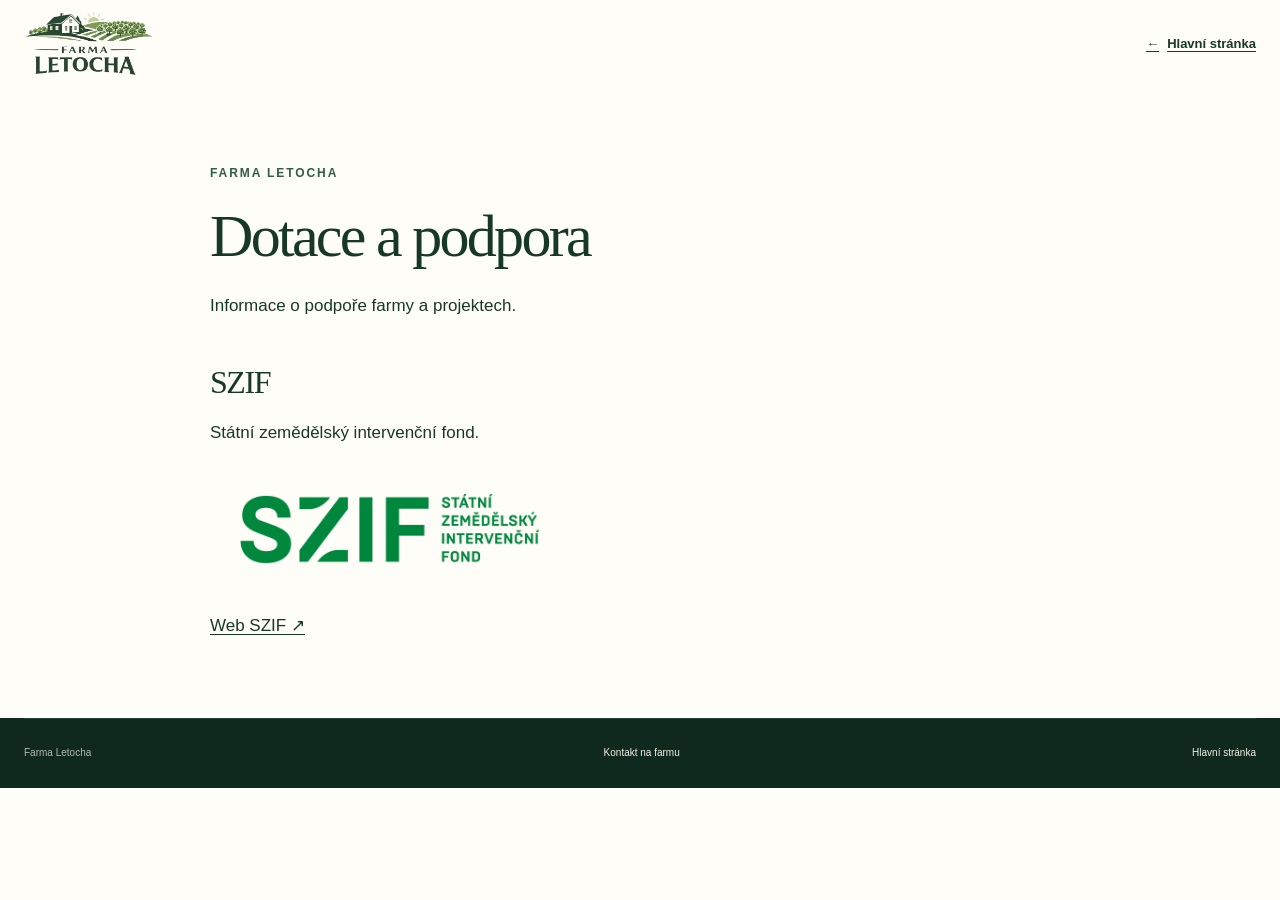
<file: dotace.html>
<!doctype html>
<html lang="cs">
<head>
  <meta charset="utf-8">
  <meta name="viewport" content="width=device-width, initial-scale=1">
  <title>Dotace a podpora | Farma Letocha</title>
  <meta name="description" content="Informace o dotační podpoře a projektech Farmy Letocha.">
  <meta name="robots" content="index, follow, max-image-preview:large">
  <meta name="theme-color" content="#173829">
  <link rel="canonical" href="https://www.farmaletocha.cz/dotace.html">
  <link rel="alternate" hreflang="cs-CZ" href="https://www.farmaletocha.cz/dotace.html">
  <link rel="icon" type="image/png" sizes="192x192" href="assets/images/favicon-192.png">
  <link rel="apple-touch-icon" href="assets/images/favicon-192.png">
  <link rel="stylesheet" href="styles.css?v=20261101-szif-logo">
  <meta property="og:type" content="website">
  <meta property="og:locale" content="cs_CZ">
  <meta property="og:site_name" content="Farma Letocha">
  <meta property="og:title" content="Dotace a podpora | Farma Letocha">
  <meta property="og:description" content="Informace o dotační podpoře a projektech Farmy Letocha.">
  <meta property="og:url" content="https://www.farmaletocha.cz/dotace.html">
  <meta property="og:image" content="https://www.farmaletocha.cz/assets/images/og-image-basket.jpg">
  <meta name="twitter:card" content="summary_large_image">
  <meta name="twitter:title" content="Dotace a podpora | Farma Letocha">
  <meta name="twitter:description" content="Informace o dotační podpoře a projektech Farmy Letocha.">
  <meta name="twitter:image" content="https://www.farmaletocha.cz/assets/images/og-image-basket.jpg">
  <script type="application/ld+json">
  {
    "@context": "https://schema.org",
    "@type": "WebPage",
    "name": "Dotace a podpora",
    "url": "https://www.farmaletocha.cz/dotace.html",
    "inLanguage": "cs",
    "isPartOf": {
      "@type": "WebSite",
      "name": "Farma Letocha",
      "url": "https://www.farmaletocha.cz/"
    }
  }
  </script>
</head>
<body class="privacy-page">
  <a class="skip-link" href="#obsah">Přeskočit na hlavní obsah</a>
  <header class="site-header">
    <div class="container nav-shell">
      <a class="brand" href="./" aria-label="Farma Letocha – hlavní stránka">
        <img src="assets/images/logo-transparent.png" width="246" height="137" alt="Farma Letocha">
      </a>
      <a class="privacy-back" href="./"><span aria-hidden="true">←</span> Hlavní stránka</a>
    </div>
  </header>

  <main class="container privacy-content" id="obsah">
    <header>
      <p class="eyebrow">Farma Letocha</p>
      <h1>Dotace a podpora</h1>
      <p>Informace o podpoře farmy a projektech.</p>
    </header>

    <section aria-labelledby="szif">
      <h2 id="szif">SZIF</h2>
      <p>Státní zemědělský intervenční fond.</p>
      <p>
        <a href="https://szif.gov.cz/cs" target="_blank" rel="noopener">
          <img class="subsidy-logo" src="assets/images/szif-logo.png" width="3071" height="1104" alt="Státní zemědělský intervenční fond (SZIF)" loading="lazy" decoding="async">
        </a>
      </p>
      <p><a href="https://szif.gov.cz/cs" target="_blank" rel="noopener">Web SZIF <span aria-hidden="true">↗</span></a></p>
    </section>
  </main>

  <footer class="site-footer privacy-footer">
    <div class="container footer__bottom">
      <p>Farma Letocha</p>
      <p><a href="./#kontakt">Kontakt na farmu</a></p>
      <a href="./">Hlavní stránka</a>
    </div>
  </footer>
</body>
</html>
</file>
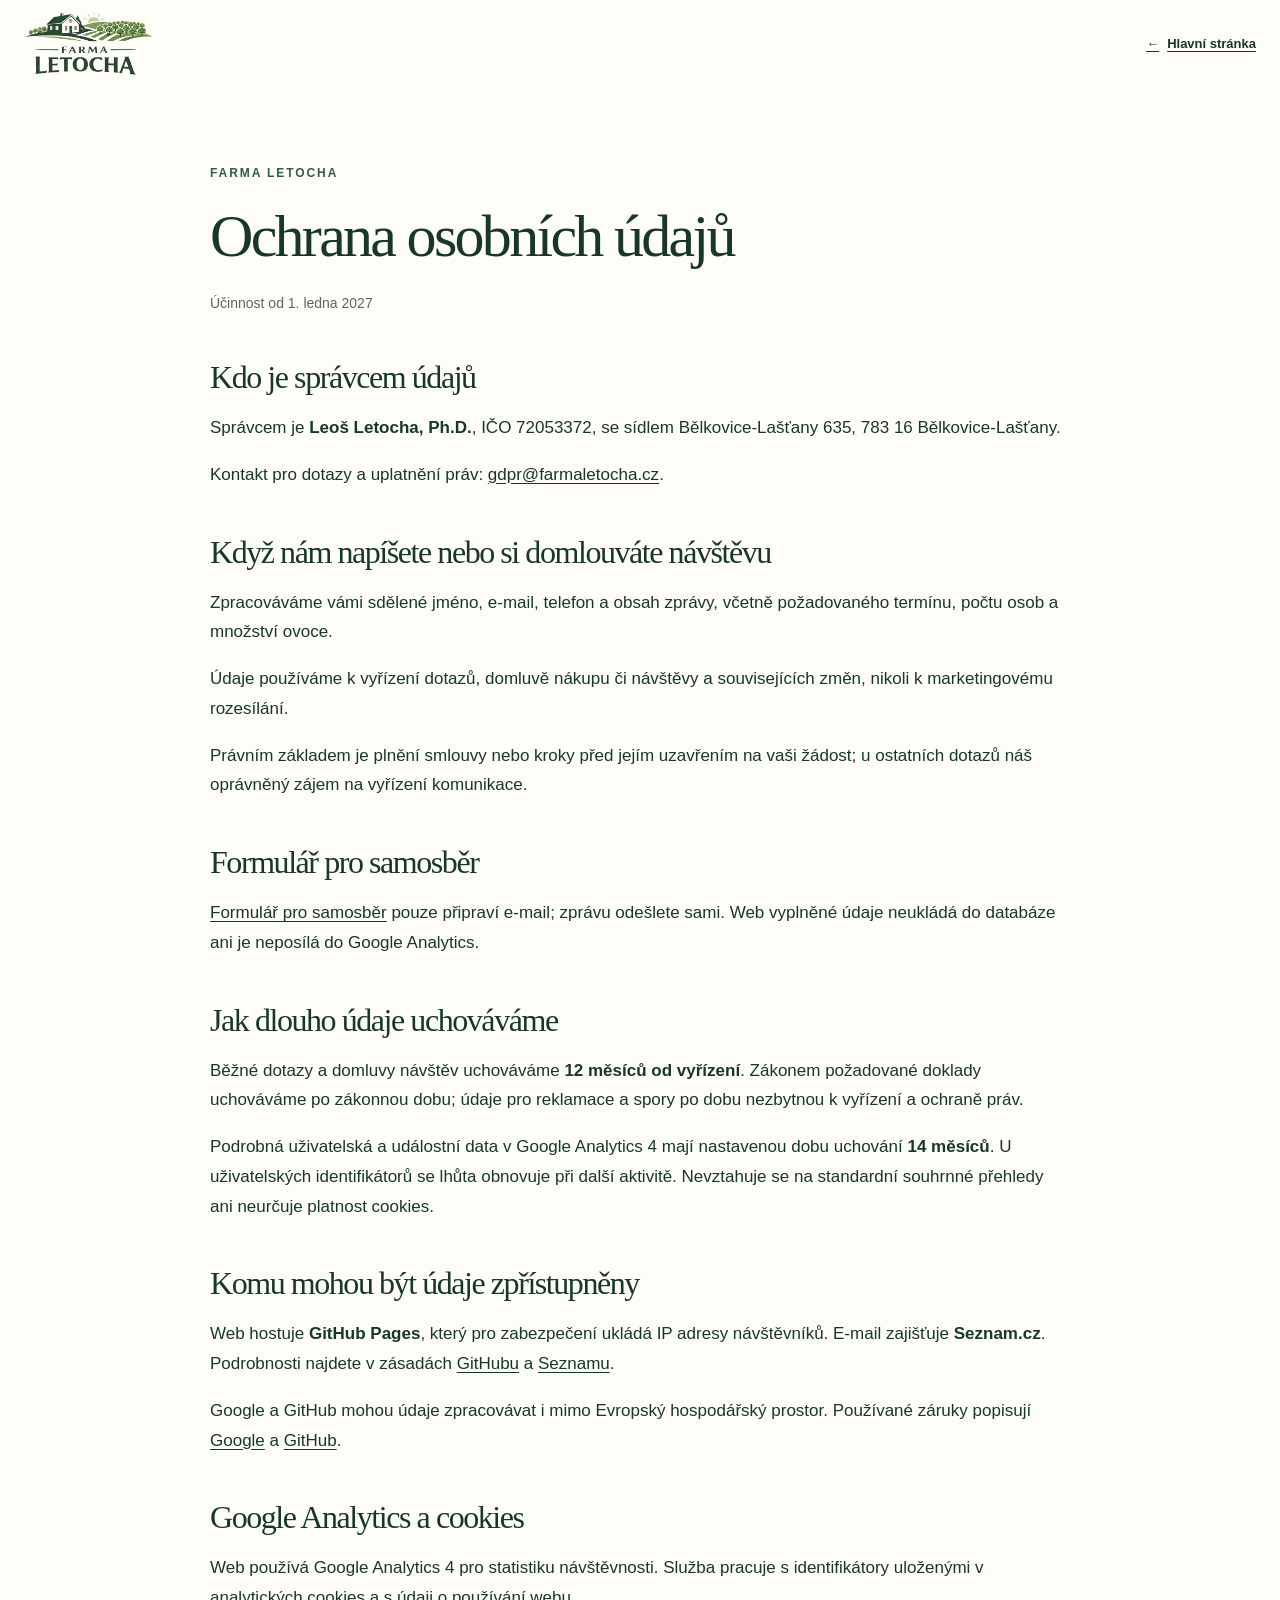
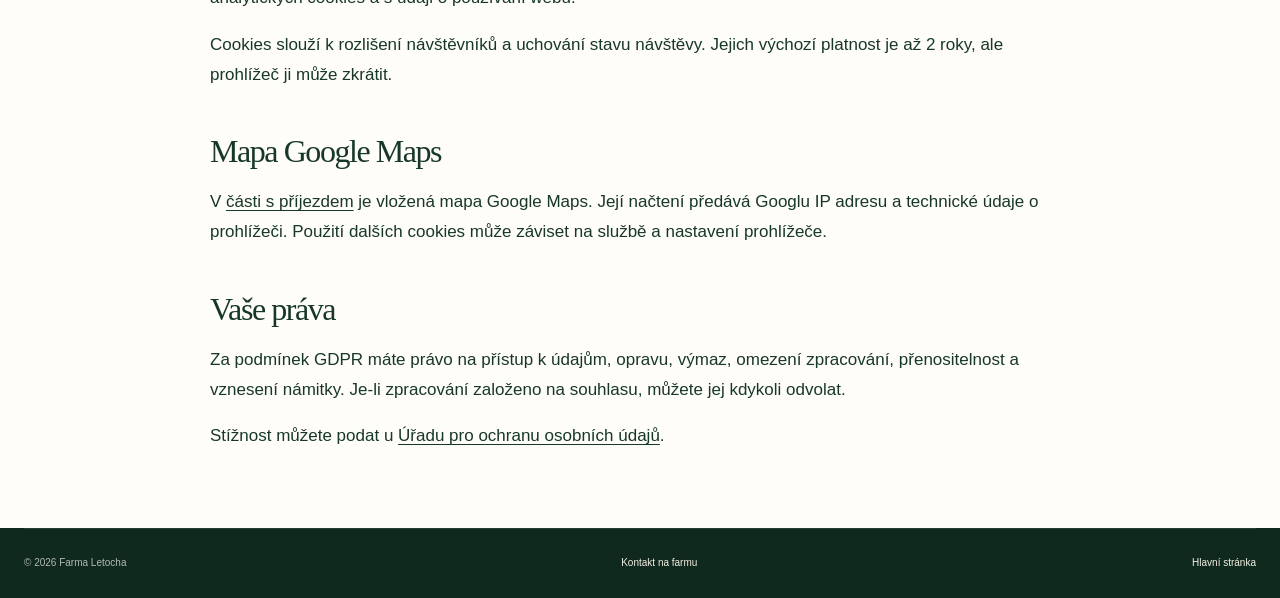
<file: soukromi.html>
<!doctype html>
<html lang="cs">
<head>
  <meta charset="utf-8">
  <meta name="viewport" content="width=device-width, initial-scale=1">
  <title>Ochrana osobních údajů | Farma Letocha</title>
  <meta name="description" content="Jak Farma Letocha zpracovává osobní údaje při dotazech, domluvě návštěv a používání webu. Informace o cookies a vašich právech.">
  <meta name="robots" content="index, follow, max-image-preview:large">
  <meta name="theme-color" content="#173829">
  <link rel="canonical" href="https://www.farmaletocha.cz/soukromi.html">
  <link rel="alternate" hreflang="cs-CZ" href="https://www.farmaletocha.cz/soukromi.html">
  <link rel="icon" type="image/png" sizes="192x192" href="assets/images/favicon-192.png">
  <link rel="apple-touch-icon" href="assets/images/favicon-192.png">
  <link rel="stylesheet" href="styles.css?v=20261101-szif-logo">
  <meta property="og:type" content="website">
  <meta property="og:locale" content="cs_CZ">
  <meta property="og:site_name" content="Farma Letocha">
  <meta property="og:title" content="Ochrana osobních údajů | Farma Letocha">
  <meta property="og:description" content="Informace o osobních údajích, cookies a vašich právech při používání webu Farmy Letocha.">
  <meta property="og:url" content="https://www.farmaletocha.cz/soukromi.html">
  <meta property="og:image" content="https://www.farmaletocha.cz/assets/images/og-image-basket.jpg">
  <meta name="twitter:card" content="summary_large_image">
  <meta name="twitter:title" content="Ochrana osobních údajů | Farma Letocha">
  <meta name="twitter:description" content="Informace o osobních údajích, cookies a vašich právech.">
  <meta name="twitter:image" content="https://www.farmaletocha.cz/assets/images/og-image-basket.jpg">
  <script type="application/ld+json">
  {
    "@context": "https://schema.org",
    "@type": "WebPage",
    "name": "Ochrana osobních údajů",
    "url": "https://www.farmaletocha.cz/soukromi.html",
    "inLanguage": "cs",
    "isPartOf": {
      "@type": "WebSite",
      "name": "Farma Letocha",
      "url": "https://www.farmaletocha.cz/"
    }
  }
  </script>
</head>
<body class="privacy-page">
  <a class="skip-link" href="#obsah">Přeskočit na hlavní obsah</a>
  <header class="site-header">
    <div class="container nav-shell">
      <a class="brand" href="./" aria-label="Farma Letocha – hlavní stránka">
        <img src="assets/images/logo-transparent.png" width="246" height="137" alt="Farma Letocha">
      </a>
      <a class="privacy-back" href="./"><span aria-hidden="true">←</span> Hlavní stránka</a>
    </div>
  </header>

  <main class="container privacy-content" id="obsah">
    <header>
      <p class="eyebrow">Farma Letocha</p>
      <h1>Ochrana osobních údajů</h1>
      <p class="privacy-effective">Účinnost od <time datetime="2027-01-01">1. ledna 2027</time></p>
    </header>
    <p class="content-message" role="status" data-privacy-error hidden></p>

    <section aria-labelledby="spravce">
      <h2 id="spravce">Kdo je správcem údajů</h2>
      <p>Správcem je <strong data-copy="operator.name">Leoš Letocha, Ph.D.</strong>, IČO <span data-copy="operator.ico">72053372</span>, se sídlem <span data-copy="operator.registered_address">Bělkovice-Lašťany 635, 783 16 Bělkovice-Lašťany</span>.</p>
      <p>Kontakt pro dotazy a uplatnění práv: <a href="mailto:?to=%22Farma%20Letocha%22%20%3Cgdpr%40farmaletocha.cz%3E&amp;subject=Ochrana%20osobn%C3%ADch%20%C3%BAdaj%C5%AF" data-privacy-email>gdpr@farmaletocha.cz</a>.</p>
    </section>

    <section aria-labelledby="komunikace">
      <h2 id="komunikace">Když nám napíšete nebo si domlouváte návštěvu</h2>
      <p>Zpracováváme vámi sdělené jméno, e-mail, telefon a obsah zprávy, včetně požadovaného termínu, počtu osob a množství ovoce.</p>
      <p>Údaje používáme k vyřízení dotazů, domluvě nákupu či návštěvy a souvisejících změn, nikoli k marketingovému rozesílání.</p>
      <p>Právním základem je plnění smlouvy nebo kroky před jejím uzavřením na vaši žádost; u ostatních dotazů náš oprávněný zájem na vyřízení komunikace.</p>
    </section>

    <section aria-labelledby="formular">
      <h2 id="formular">Formulář pro samosběr</h2>
      <p><a href="./#samosber">Formulář pro samosběr</a> pouze připraví e-mail; zprávu odešlete sami. Web vyplněné údaje neukládá do databáze ani je neposílá do Google Analytics.</p>
    </section>

    <section aria-labelledby="uchovani">
      <h2 id="uchovani">Jak dlouho údaje uchováváme</h2>
      <p>Běžné dotazy a domluvy návštěv uchováváme <strong>12 měsíců od vyřízení</strong>. Zákonem požadované doklady uchováváme po zákonnou dobu; údaje pro reklamace a spory po dobu nezbytnou k vyřízení a ochraně práv.</p>
      <p>Podrobná uživatelská a událostní data v Google Analytics 4 mají nastavenou dobu uchování <strong>14 měsíců</strong>. U uživatelských identifikátorů se lhůta obnovuje při další aktivitě. Nevztahuje se na standardní souhrnné přehledy ani neurčuje platnost cookies.</p>
    </section>

    <section aria-labelledby="poskytovatele">
      <h2 id="poskytovatele">Komu mohou být údaje zpřístupněny</h2>
      <p>Web hostuje <strong>GitHub Pages</strong>, který pro zabezpečení ukládá IP adresy návštěvníků. E-mail zajišťuje <strong>Seznam.cz</strong>. Podrobnosti najdete v zásadách <a href="https://docs.github.com/en/site-policy/privacy-policies/github-general-privacy-statement">GitHubu</a> a <a href="https://o-seznam.cz/pravni-informace/ochrana-udaju/">Seznamu</a>.</p>
      <p>Google a GitHub mohou údaje zpracovávat i mimo Evropský hospodářský prostor. Používané záruky popisují <a href="https://policies.google.com/privacy/frameworks?hl=cs">Google</a> a <a href="https://docs.github.com/en/site-policy/privacy-policies/github-general-privacy-statement#international-data-transfers">GitHub</a>.</p>
    </section>

    <section aria-labelledby="cookies">
      <h2 id="cookies">Google Analytics a cookies</h2>
      <p>Web používá Google Analytics 4 pro statistiku návštěvnosti. Služba pracuje s identifikátory uloženými v analytických cookies a s údaji o používání webu.</p>
      <p>Cookies slouží k rozlišení návštěvníků a uchování stavu návštěvy. Jejich výchozí platnost je až 2 roky, ale prohlížeč ji může zkrátit.</p>
    </section>

    <section aria-labelledby="mapy">
      <h2 id="mapy">Mapa Google Maps</h2>
      <p>V <a href="./#prijezd">části s příjezdem</a> je vložená mapa Google Maps. Její načtení předává Googlu IP adresu a technické údaje o prohlížeči. Použití dalších cookies může záviset na službě a nastavení prohlížeče.</p>
    </section>

    <section aria-labelledby="prava">
      <h2 id="prava">Vaše práva</h2>
      <p>Za podmínek GDPR máte právo na přístup k údajům, opravu, výmaz, omezení zpracování, přenositelnost a vznesení námitky. Je-li zpracování založeno na souhlasu, můžete jej kdykoli odvolat.</p>
      <p>Stížnost můžete podat u <a href="https://uoou.gov.cz/">Úřadu pro ochranu osobních údajů</a>.</p>
    </section>
  </main>

  <footer class="site-footer privacy-footer">
    <div class="container footer__bottom">
      <p>© <span data-year>2026</span> Farma Letocha</p>
      <p><a href="./#kontakt">Kontakt na farmu</a></p>
      <a href="./">Hlavní stránka</a>
    </div>
  </footer>
  <script src="content.js?v=20261102-season-switch" defer></script>
  <script src="privacy.js?v=20261101-root" defer></script>
</body>
</html>
</file>
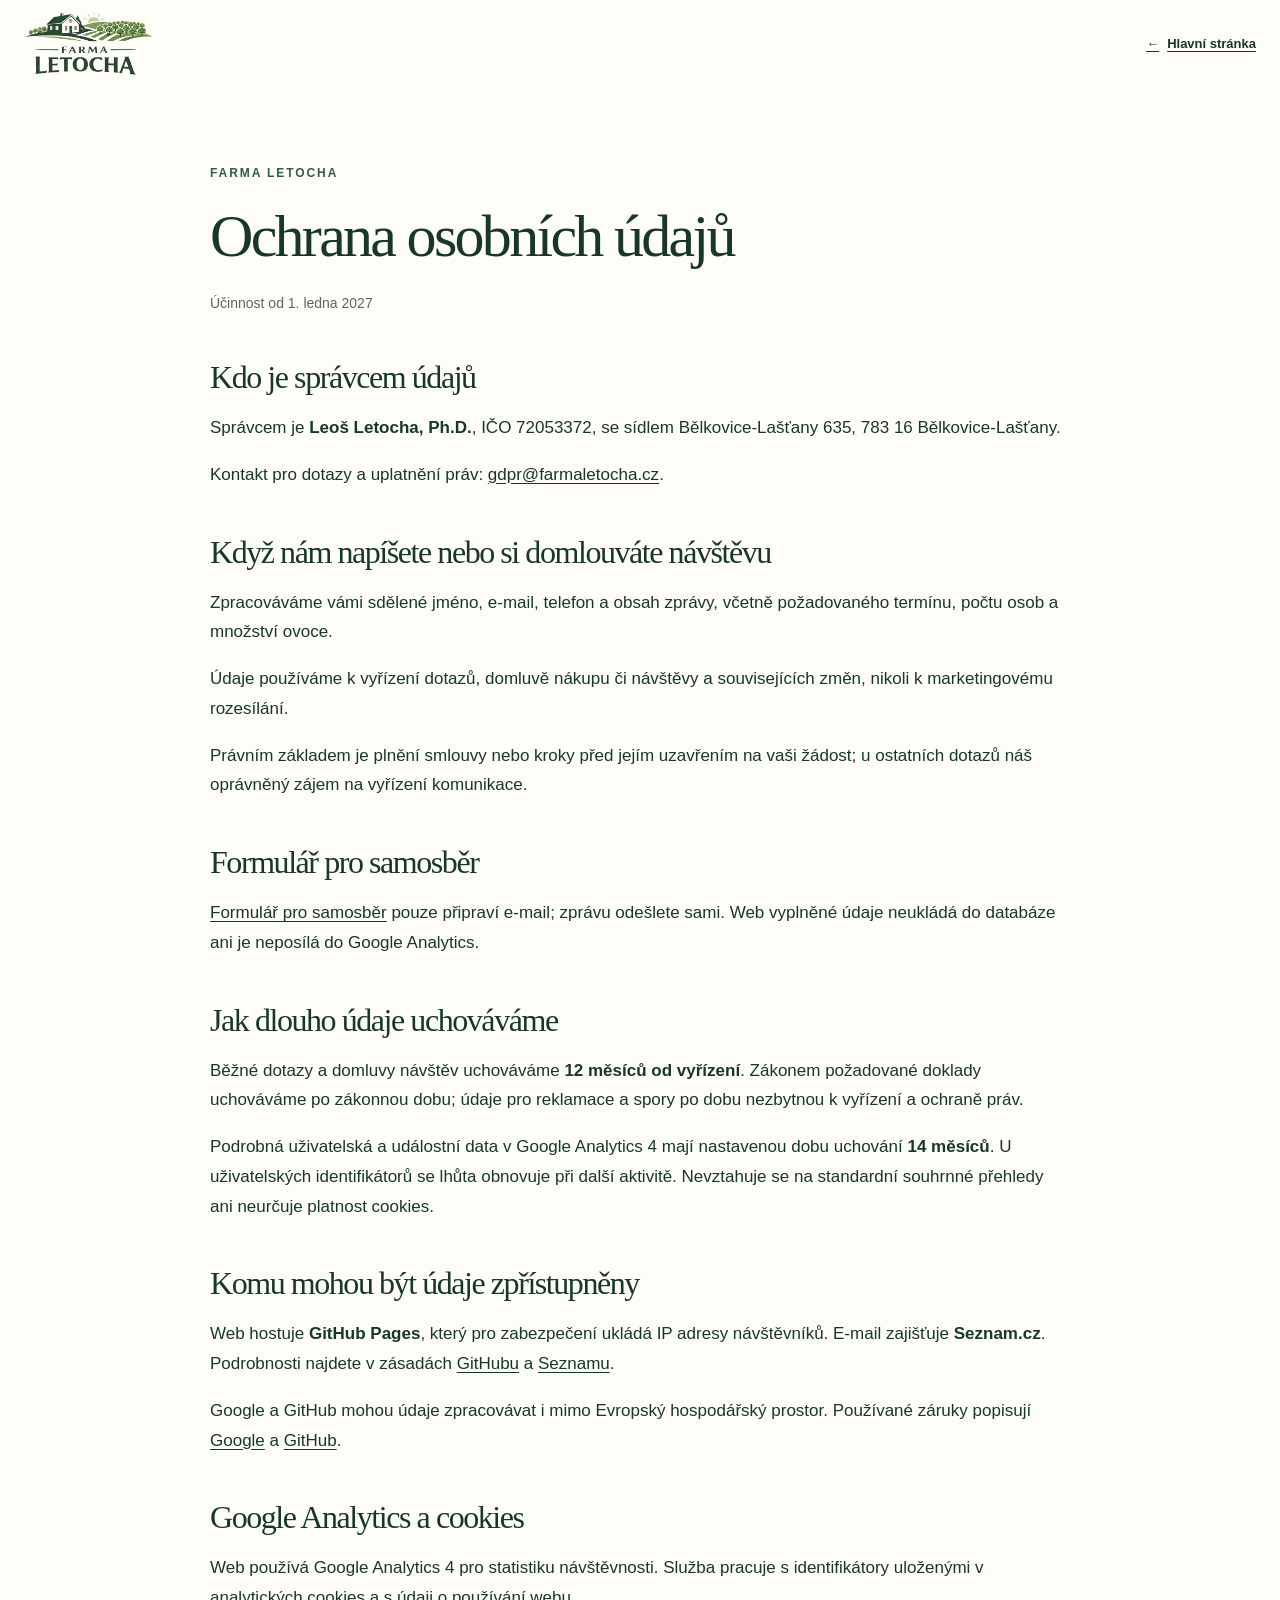
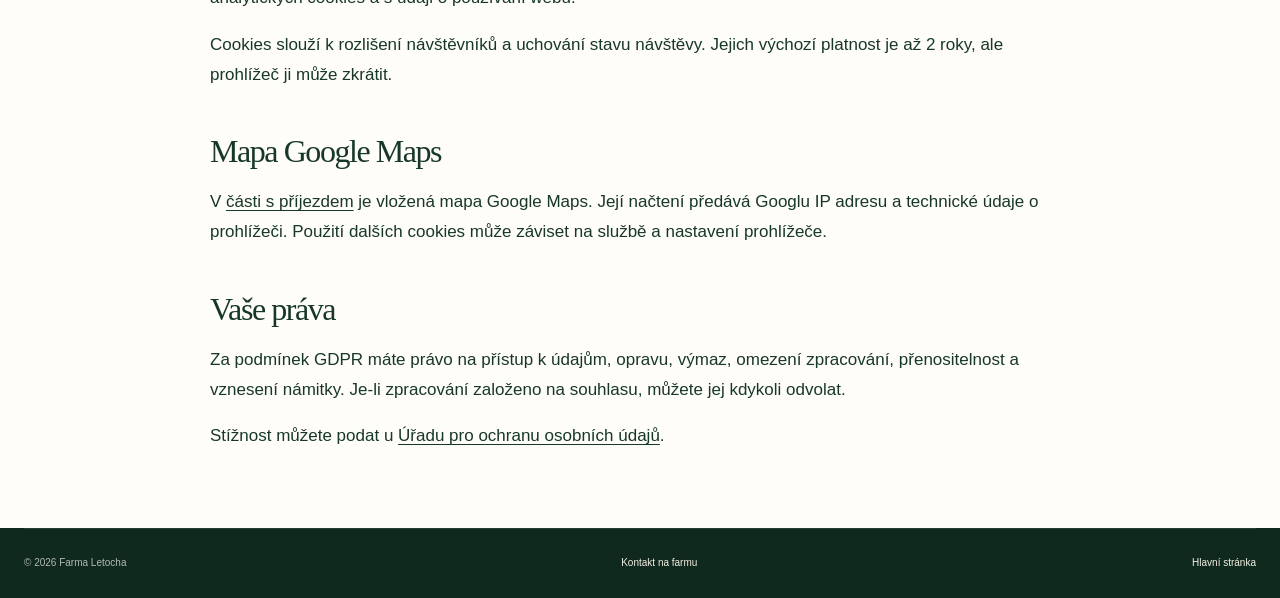
<file: new/soukromi.html>
<!doctype html>
<html lang="cs">
<head>
  <meta charset="utf-8">
  <meta name="viewport" content="width=device-width, initial-scale=1">
  <title>Ochrana osobních údajů | Farma Letocha</title>
  <meta name="robots" content="noindex, nofollow, noimageindex">
  <link rel="canonical" href="https://www.farmaletocha.cz/soukromi.html">
  <script>window.location.replace("../soukromi.html" + window.location.search + window.location.hash);</script>
  <noscript><meta http-equiv="refresh" content="0; url=../soukromi.html"></noscript>
</head>
<body>
  <p><a href="../soukromi.html">Ochrana osobních údajů</a></p>
</body>
</html>
</file>
<file: styles.css>
:root {
  --ink: #173829;
  --ink-2: #244b38;
  --ink-3: #315d45;
  --leaf: #67864a;
  --leaf-light: #a5b979;
  --cream: #f5f0e4;
  --cream-2: #ebe3d2;
  --paper: #fffdf8;
  --apricot: #ed9858;
  --apricot-dark: #cf7440;
  --apricot-text: #995027;
  --plum: #5c3954;
  --currant: #201c24;
  --apple: #c44536;
  --white: #fff;
  --muted: #59685e;
  --border: rgba(23, 56, 41, 0.16);
  --shadow: 0 26px 70px rgba(31, 49, 37, 0.14);
  --radius-sm: 14px;
  --radius-md: 24px;
  --radius-lg: 38px;
  --container: 1240px;
  --sans: "Segoe UI", "Helvetica Neue", Arial, sans-serif;
  --serif: Georgia, "Times New Roman", serif;
}

*,
*::before,
*::after {
  box-sizing: border-box;
}

[hidden] {
  display: none !important;
}

html {
  scroll-behavior: smooth;
  scroll-padding-top: 112px;
}

body {
  margin: 0;
  color: var(--ink);
  background: var(--paper);
  font-family: var(--sans);
  font-size: 17px;
  line-height: 1.65;
  text-rendering: optimizeLegibility;
  -webkit-font-smoothing: antialiased;
}

body.menu-open {
  overflow: hidden;
}

img {
  display: block;
  max-width: 100%;
}

a {
  color: inherit;
  text-decoration: none;
}

button,
input,
textarea,
select {
  font: inherit;
}

button {
  color: inherit;
}

p,
h1,
h2,
h3,
figure {
  margin-top: 0;
}

p:last-child {
  margin-bottom: 0;
}

svg {
  fill: none;
  stroke: currentColor;
  stroke-linecap: round;
  stroke-linejoin: round;
  stroke-width: 1.8;
}

::selection {
  color: var(--white);
  background: var(--apricot-dark);
}

:focus-visible {
  outline: 3px solid var(--apricot);
  outline-offset: 4px;
}

.container {
  width: min(calc(100% - 48px), var(--container));
  margin-inline: auto;
}

.section {
  padding-block: clamp(88px, 10vw, 150px);
}

.skip-link {
  position: fixed;
  top: 12px;
  left: 12px;
  z-index: 9999;
  padding: 12px 18px;
  color: var(--white);
  background: var(--ink);
  border-radius: 8px;
  transform: translateY(-180%);
  transition: transform 0.2s ease;
}

.skip-link:focus {
  transform: translateY(0);
}

.notice-bar {
  position: relative;
  z-index: 100;
  color: rgba(255, 255, 255, 0.82);
  background: var(--ink);
  font-size: 13px;
  letter-spacing: 0.01em;
}

.notice-bar__inner {
  min-height: 36px;
  display: flex;
  align-items: center;
  justify-content: space-between;
  gap: 24px;
}

.notice-bar p {
  margin: 0;
}

.notice-bar a {
  color: var(--white);
}

.notice-bar a:hover {
  text-decoration: underline;
  text-underline-offset: 3px;
}

.status-dot {
  display: inline-block;
  width: 7px;
  height: 7px;
  margin-right: 8px;
  background: #b7cf77;
  border-radius: 50%;
  box-shadow: 0 0 0 4px rgba(183, 207, 119, 0.12);
}

.site-header {
  position: sticky;
  top: 0;
  z-index: 90;
  border-bottom: 1px solid transparent;
  transition: box-shadow 0.25s ease, border-color 0.25s ease;
}

.site-header::before {
  position: absolute;
  inset: 0;
  z-index: -1;
  background: rgba(255, 253, 248, 0.89);
  backdrop-filter: blur(18px);
  -webkit-backdrop-filter: blur(18px);
  pointer-events: none;
  content: "";
}

.site-header.is-scrolled {
  border-color: var(--border);
  box-shadow: 0 10px 32px rgba(25, 49, 37, 0.07);
}

.nav-shell {
  min-height: 88px;
  display: flex;
  align-items: center;
  justify-content: space-between;
  gap: 34px;
}

.brand {
  flex: 0 0 auto;
  width: 190px;
}

.brand img {
  width: 100%;
  height: 74px;
  object-fit: contain;
  object-position: left center;
}

.main-nav {
  display: flex;
  align-items: center;
  gap: clamp(18px, 2.3vw, 34px);
  font-size: 14px;
  font-weight: 650;
}

.main-nav > a:not(.button) {
  position: relative;
  padding-block: 10px;
}

.main-nav > a:not(.button)::after {
  position: absolute;
  right: 0;
  bottom: 4px;
  left: 0;
  height: 1px;
  background: currentColor;
  content: "";
  transform: scaleX(0);
  transform-origin: right;
  transition: transform 0.25s ease;
}

.main-nav > a:not(.button):hover::after {
  transform: scaleX(1);
  transform-origin: left;
}

.menu-toggle {
  display: none;
  align-items: center;
  gap: 10px;
  padding: 10px 0;
  border: 0;
  background: transparent;
  cursor: pointer;
}

.menu-toggle__label {
  font-size: 13px;
  font-weight: 700;
  text-transform: uppercase;
  letter-spacing: 0.08em;
}

.menu-toggle__icon {
  width: 25px;
  height: 18px;
  display: flex;
  flex-direction: column;
  justify-content: space-between;
}

.menu-toggle__icon span {
  width: 100%;
  height: 2px;
  background: var(--ink);
  transition: transform 0.25s ease, opacity 0.25s ease;
}

.menu-toggle[aria-expanded="true"] .menu-toggle__icon span:first-child {
  transform: translateY(8px) rotate(45deg);
}

.menu-toggle[aria-expanded="true"] .menu-toggle__icon span:nth-child(2) {
  opacity: 0;
}

.menu-toggle[aria-expanded="true"] .menu-toggle__icon span:last-child {
  transform: translateY(-8px) rotate(-45deg);
}

.button {
  min-height: 54px;
  display: inline-flex;
  align-items: center;
  justify-content: center;
  gap: 13px;
  padding: 14px 24px;
  border: 1px solid transparent;
  border-radius: 999px;
  font-size: 14px;
  font-weight: 750;
  line-height: 1.1;
  transition: color 0.2s ease, background-color 0.2s ease, border-color 0.2s ease, transform 0.2s ease, box-shadow 0.2s ease;
}

.button svg {
  width: 20px;
  height: 20px;
  transition: transform 0.2s ease;
}

.button:hover {
  transform: translateY(-2px);
}

.button:hover svg {
  transform: translateX(3px);
}

a[aria-disabled="true"] {
  opacity: 0.6;
  filter: grayscale(1);
  cursor: not-allowed;
}

a[aria-disabled="true"]:hover,
a[aria-disabled="true"]:hover svg {
  transform: none;
  box-shadow: none;
}

.button--small {
  min-height: 44px;
  padding: 11px 20px;
}

.button--small svg {
  width: 17px;
  height: 17px;
}

.button--primary {
  color: var(--ink);
  background: var(--apricot);
  box-shadow: 0 12px 28px rgba(207, 116, 64, 0.24);
}

.button--primary:hover {
  background: #f2a469;
  box-shadow: 0 16px 35px rgba(207, 116, 64, 0.32);
}

.button--dark {
  color: var(--white);
  background: var(--ink);
}

.button--dark:hover {
  background: var(--ink-2);
}

.button--cream {
  color: var(--ink);
  background: var(--cream);
}

.button--cream:hover {
  background: var(--white);
}

.button--outline {
  color: var(--ink);
  border-color: rgba(23, 56, 41, 0.35);
  background: transparent;
}

.button--outline:hover {
  color: var(--white);
  background: var(--ink);
  border-color: var(--ink);
}

.text-link,
.inline-cta {
  display: inline-flex;
  align-items: center;
  gap: 10px;
  font-size: 14px;
  font-weight: 750;
}

.text-link {
  border-bottom: 1px solid rgba(23, 56, 41, 0.35);
}

.text-link span:not([data-harvest-action-label]) {
  font-size: 18px;
  transition: transform 0.2s ease;
}

.text-link:hover span:not([data-harvest-action-label]) {
  transform: translate(3px, 3px);
}

.inline-cta {
  padding-bottom: 6px;
  border-bottom: 1px solid var(--ink);
}

.inline-cta svg {
  width: 20px;
  height: 20px;
  transition: transform 0.2s ease;
}

.inline-cta:hover svg {
  transform: translateX(4px);
}

.eyebrow {
  display: flex;
  align-items: center;
  gap: 12px;
  margin-bottom: 22px;
  color: var(--ink-3);
  font-size: 12px;
  font-weight: 800;
  letter-spacing: 0.16em;
  line-height: 1.3;
  text-transform: uppercase;
}

.eyebrow > span:empty {
  width: 32px;
  height: 1px;
  display: inline-block;
  background: currentColor;
}

.eyebrow--light {
  color: rgba(255, 255, 255, 0.7);
}

h1,
h2 {
  font-family: var(--serif);
  font-weight: 500;
  letter-spacing: -0.045em;
}

h1 {
  margin-bottom: 30px;
  font-size: clamp(54px, 6.2vw, 94px);
  line-height: 0.96;
}

h1 em {
  color: var(--apricot-dark);
  font-weight: 400;
}

h2 {
  margin-bottom: 26px;
  font-size: clamp(42px, 5vw, 68px);
  line-height: 1.02;
}

h3 {
  line-height: 1.25;
}

.lead {
  color: var(--ink-2);
  font-size: clamp(19px, 2vw, 23px);
  line-height: 1.55;
}

.hero {
  position: relative;
  overflow: hidden;
  padding: clamp(64px, 7vw, 100px) 0 0;
  background:
    radial-gradient(circle at 12% 24%, rgba(237, 152, 88, 0.14), transparent 26%),
    linear-gradient(145deg, #fbf8f0 0%, #f2ebdd 100%);
}

.hero::after {
  position: absolute;
  top: 12%;
  right: -120px;
  width: 420px;
  height: 420px;
  border: 1px solid rgba(23, 56, 41, 0.08);
  border-radius: 50%;
  content: "";
}

.hero__grain {
  position: absolute;
  inset: 0;
  opacity: 0.35;
  pointer-events: none;
  background-image: url("data:image/svg+xml,%3Csvg viewBox='0 0 180 180' xmlns='http://www.w3.org/2000/svg'%3E%3Cfilter id='n'%3E%3CfeTurbulence type='fractalNoise' baseFrequency='.85' numOctaves='2' stitchTiles='stitch'/%3E%3C/filter%3E%3Crect width='100%25' height='100%25' filter='url(%23n)' opacity='.035'/%3E%3C/svg%3E");
}

.hero__grid {
  position: relative;
  z-index: 2;
  display: grid;
  grid-template-columns: minmax(0, 0.9fr) minmax(520px, 1.1fr);
  align-items: center;
  gap: clamp(48px, 6vw, 92px);
}

.hero__copy {
  padding-bottom: 54px;
}

.hero__lead {
  max-width: 630px;
  margin-bottom: 34px;
  color: #46584d;
  font-size: clamp(18px, 1.65vw, 22px);
  line-height: 1.65;
}

.hero__actions {
  display: flex;
  align-items: center;
  flex-wrap: wrap;
  gap: 26px;
}

.hero__note {
  max-width: 520px;
  display: flex;
  align-items: flex-start;
  gap: 15px;
  margin-top: 42px;
  padding-top: 24px;
  border-top: 1px solid var(--border);
  color: #5e6a63;
  font-size: 14px;
  line-height: 1.55;
}

.hero__note svg {
  width: 23px;
  height: 23px;
  flex: 0 0 auto;
  color: var(--apricot-dark);
}

.hero__note strong {
  color: var(--ink);
}

.hero__visual {
  position: relative;
  width: 100%;
  max-width: 560px;
  min-height: 650px;
  margin: 0 auto;
}

.hero__image-wrap {
  position: absolute;
  inset: 0 0 36px;
  overflow: hidden;
  border-radius: 190px 190px 34px 34px;
  box-shadow: var(--shadow);
}

.hero__image-wrap::after {
  position: absolute;
  inset: 0;
  background: linear-gradient(to top, rgba(13, 39, 27, 0.15), transparent 45%);
  content: "";
  pointer-events: none;
}

.hero__image-wrap img {
  width: 100%;
  height: 100%;
  object-fit: cover;
  object-position: 50% 70%;
}

.hero__slides,
.hero__slide {
  position: absolute;
  inset: 0;
}

.hero__slide {
  visibility: hidden;
  opacity: 0;
  transition: opacity 0.65s ease, visibility 0.65s ease;
}

.hero__slide.is-active {
  visibility: visible;
  opacity: 1;
}

.hero__slide:not([data-hero-slide="apples"]) img {
  object-position: center;
}

.hero__controls {
  position: absolute;
  bottom: 20px;
  left: 18px;
  z-index: 3;
  display: flex;
  align-items: center;
  padding: 2px 6px;
  color: var(--ink);
  background: rgba(255, 253, 248, 0.94);
  border-radius: 999px;
}

.hero__dots {
  display: flex;
}

.hero__controls button {
  min-width: 36px;
  height: 44px;
  display: grid;
  place-items: center;
  padding: 0;
  border: 0;
  border-radius: 50%;
  color: inherit;
  background: transparent;
  cursor: pointer;
}

.hero__dots span {
  width: 8px;
  height: 8px;
  background: #a3ada6;
  border-radius: 50%;
}

.hero__dots [aria-pressed="true"] span {
  width: 12px;
  height: 12px;
  background: var(--ink);
}

.hero__controls .hero__pause {
  min-width: 44px;
  margin-left: 5px;
  font-size: 16px;
}

.hero__feedback {
  position: absolute;
  right: 16px;
  bottom: 84px;
  left: 16px;
  z-index: 3;
  padding: 12px;
  background: var(--paper);
  border-radius: 10px;
  font-size: 12px;
}

.content-message {
  padding: 18px 22px;
  color: var(--ink);
  background: var(--cream-2);
  border-radius: var(--radius-sm);
}

.image-label {
  position: absolute;
  right: 16px;
  bottom: 16px;
  z-index: 2;
  max-width: calc(100% - 32px);
  padding: 10px 13px;
  color: rgba(255, 255, 255, 0.9);
  background: rgba(18, 47, 33, 0.84);
  border: 1px solid rgba(255, 255, 255, 0.32);
  border-radius: 10px;
  backdrop-filter: blur(8px);
  font-size: 11px;
  line-height: 1.35;
}

.image-label span {
  display: block;
  color: var(--white);
  font-size: 9px;
  font-weight: 800;
  letter-spacing: 0.12em;
  text-transform: uppercase;
}

.image-label--light {
  color: var(--ink);
  background: rgba(255, 253, 248, 0.9);
  border-color: rgba(255, 255, 255, 0.58);
}

.image-label--light span {
  color: var(--apricot-dark);
}

.story__image--main .image-label {
  right: auto;
  left: 16px;
}

.hero__seal {
  position: absolute;
  top: 48px;
  left: -46px;
  z-index: 3;
  width: 136px;
  height: 136px;
  display: grid;
  place-items: center;
  color: var(--cream);
  background: var(--ink);
  border: 6px solid var(--paper);
  border-radius: 50%;
  text-align: center;
  box-shadow: 0 18px 35px rgba(23, 56, 41, 0.2);
}

.hero__seal svg {
  position: absolute;
  top: 20px;
  width: 43px;
  height: 43px;
  color: var(--leaf-light);
}

.hero__seal span {
  margin-top: 45px;
  font-family: var(--serif);
  font-size: 13px;
  line-height: 1.05;
}

.hero__fruit-card {
  position: absolute;
  right: -26px;
  bottom: 0;
  z-index: 4;
  min-width: 240px;
  max-width: min(320px, calc(100% - 20px));
  display: flex;
  align-items: center;
  gap: 14px;
  padding: 18px 22px;
  background: var(--paper);
  border-radius: 16px;
  box-shadow: 0 18px 45px rgba(24, 50, 36, 0.16);
}

.hero__fruit-icon {
  position: relative;
  width: 42px;
  height: 42px;
  display: grid;
  place-items: center;
  color: var(--apricot);
  font-size: 60px;
  line-height: 0;
}

.hero__fruit-card[data-fruit-color="apples"] .hero__fruit-icon {
  color: var(--apple);
}

.hero__fruit-card[data-fruit-color="plums"] .hero__fruit-icon {
  color: var(--plum);
}

.hero__fruit-card[data-fruit-color="blackcurrants"] .hero__fruit-icon {
  color: var(--currant);
}

.hero__fruit-icon::after {
  position: absolute;
  top: -1px;
  left: 19px;
  width: 13px;
  height: 7px;
  background: var(--leaf);
  border-radius: 100% 0 100% 0;
  content: "";
  transform: rotate(-24deg);
}

.hero__fruit-card strong,
.hero__fruit-card small {
  display: block;
}

.hero__fruit-card strong {
  font-family: var(--serif);
  font-size: 17px;
}

.hero__fruit-card small {
  color: var(--muted);
  font-size: 11px;
}

.hero__facts {
  position: relative;
  z-index: 5;
  display: grid;
  grid-template-columns: 0.65fr 0.65fr 0.8fr 1.55fr;
  margin-top: 56px;
  color: var(--white);
  background: var(--ink);
  border-radius: 24px 24px 0 0;
}

.fact {
  min-height: 125px;
  display: flex;
  flex-direction: column;
  justify-content: center;
  padding: 22px 38px;
  border-right: 1px solid rgba(255, 255, 255, 0.12);
}

.fact strong {
  color: var(--cream);
  font-family: var(--serif);
  font-size: 35px;
  font-weight: 500;
  line-height: 1;
}

.fact span {
  margin-top: 7px;
  color: rgba(255, 255, 255, 0.62);
  font-size: 11px;
  letter-spacing: 0.08em;
  text-transform: uppercase;
}

.fact--wide {
  flex-direction: row;
  align-items: center;
  gap: 18px;
  border-right: 0;
}

.fact--wide svg {
  width: 38px;
  height: 38px;
  flex: 0 0 auto;
  color: var(--apricot);
}

.fact--wide span {
  margin: 0;
  line-height: 1.6;
}

.fact--wide strong {
  font-family: var(--sans);
  font-size: 13px;
  font-weight: 750;
}

.story {
  background: var(--paper);
}

.story__grid {
  display: grid;
  grid-template-columns: minmax(0, 1fr) minmax(420px, 0.88fr);
  align-items: center;
  gap: clamp(70px, 9vw, 130px);
}

.story__media {
  position: relative;
  aspect-ratio: 1;
}

.story__image {
  position: absolute;
  overflow: hidden;
  margin: 0;
  box-shadow: var(--shadow);
}

.story__image img {
  width: 100%;
  height: 100%;
  object-fit: cover;
}

.story__image--main {
  inset: 0 0 auto;
  aspect-ratio: 3 / 2;
  border-radius: 26px 100px 26px 26px;
}

.story__image--small {
  right: 0;
  bottom: 0;
  width: 34%;
  aspect-ratio: 2 / 3;
  border: 10px solid var(--paper);
  border-radius: 120px 120px 20px 20px;
}

.story__image--small img {
  object-position: 50% 70%;
}

.story__stamp {
  position: absolute;
  top: 40px;
  right: 5px;
  z-index: 3;
  width: 135px;
  height: 135px;
  display: grid;
  place-items: center;
  color: var(--ink);
  background: var(--apricot);
  border-radius: 50%;
  transform: rotate(8deg);
}

.story__stamp > span {
  font-family: var(--serif);
  font-size: 18px;
  font-style: italic;
}

.story__stamp svg {
  position: absolute;
  inset: 7px;
  width: calc(100% - 14px);
  height: calc(100% - 14px);
  overflow: visible;
  stroke: none;
}

.story__stamp text {
  fill: currentColor;
  font-family: var(--sans);
  font-size: 7px;
  font-weight: 800;
  letter-spacing: 1.1px;
}

.story__copy > p:not(.eyebrow) {
  color: #5c6b62;
}

.story__copy .lead {
  color: var(--ink-2);
}

.story__principles {
  display: grid;
  gap: 18px;
  margin: 34px 0 38px;
}

.story__principles article {
  display: flex;
  align-items: center;
  gap: 18px;
}

.story__principles h3 {
  margin: 0 0 3px;
  font-family: var(--serif);
  font-size: 18px;
  font-weight: 600;
}

.story__principles p {
  margin: 0;
  color: var(--muted);
  font-size: 13px;
}

.icon-box {
  width: 54px;
  height: 54px;
  flex: 0 0 auto;
  display: grid;
  place-items: center;
  color: var(--ink);
  background: var(--cream);
  border-radius: 50%;
}

.icon-box svg {
  width: 27px;
  height: 27px;
}

.produce {
  background: var(--cream);
}

.section-heading {
  display: grid;
  grid-template-columns: minmax(0, 1fr) minmax(340px, 0.66fr);
  align-items: end;
  gap: 70px;
  margin-bottom: 58px;
}

.section-heading h2,
.section-heading p {
  margin-bottom: 0;
}

.section-heading > p {
  padding-bottom: 8px;
  color: var(--muted);
}

.section-heading--center {
  max-width: 810px;
  display: block;
  margin-inline: auto;
  text-align: center;
}

.section-heading--center .eyebrow {
  justify-content: center;
}

.section-heading--center > p {
  max-width: 680px;
  margin-inline: auto;
}

.current-offer {
  display: grid;
  grid-template-columns: minmax(0, 0.9fr) minmax(0, 1.1fr);
  gap: 28px 48px;
  margin-bottom: 32px;
  padding: clamp(24px, 4vw, 44px);
  background: var(--paper);
  border: 1px solid var(--border);
  border-radius: var(--radius-md);
}

.current-offer > :only-child {
  grid-column: 1 / -1;
}

.current-offer h3 {
  margin-bottom: 22px;
  font-family: var(--serif);
  font-size: clamp(28px, 3vw, 36px);
  font-weight: 500;
}

.current-offer__summary > p:not(.eyebrow) {
  color: var(--muted);
  font-size: 14px;
}

.current-offer__summary > p.current-offer__price {
  margin: 0;
  color: var(--ink);
  font-family: var(--serif);
  font-size: clamp(44px, 5vw, 60px);
  line-height: 1.2;
}

.current-offer__price span {
  font-family: var(--sans);
  font-size: 18px;
}

.current-offer__hours {
  margin-top: 28px;
}

.current-offer__hours strong {
  color: var(--ink);
}

.current-offer a {
  text-decoration: underline;
  text-underline-offset: 3px;
}

.current-offer__varieties {
  margin: 0;
}

.current-offer__varieties > div + div {
  margin-top: 18px;
  padding-top: 18px;
  border-top: 1px solid var(--border);
}

.current-offer dt {
  display: flex;
  flex-wrap: wrap;
  align-items: center;
  gap: 8px 14px;
  font-family: var(--serif);
  font-size: 23px;
}

.current-offer dt span {
  padding: 4px 9px;
  color: var(--ink-2);
  background: var(--cream);
  border-radius: 999px;
  font-family: var(--sans);
  font-size: 11px;
  font-weight: 750;
}

.current-offer dt .current-offer__sold-out {
  color: var(--plum);
}

.current-offer dd {
  margin: 7px 0 0;
  color: var(--muted);
  font-size: 14px;
}

.produce-grid {
  display: grid;
  grid-template-columns: repeat(2, minmax(0, 1fr));
  gap: 24px;
}

.produce-card {
  display: grid;
  grid-template-columns: 38% minmax(0, 1fr);
  overflow: hidden;
  background: var(--paper);
  border: 1px solid rgba(23, 56, 41, 0.08);
  border-radius: var(--radius-md);
  box-shadow: 0 16px 38px rgba(32, 51, 40, 0.06);
  transition: transform 0.3s ease, box-shadow 0.3s ease;
}

.produce-card:hover {
  transform: translateY(-7px);
  box-shadow: 0 26px 50px rgba(32, 51, 40, 0.12);
}

.produce-card__image {
  position: relative;
  min-height: 260px;
  overflow: hidden;
  background: var(--cream-2);
}

.produce-card__image::after {
  position: absolute;
  inset: auto 0 0;
  height: 38%;
  background: linear-gradient(transparent, rgba(15, 40, 27, 0.24));
  content: "";
}

.produce-card__image img {
  position: absolute;
  inset: 0;
  width: 100%;
  height: 100%;
  object-fit: cover;
  transition: transform 0.55s ease;
}

.produce-card:hover .produce-card__image img {
  transform: scale(1.035);
}

.produce-card[data-fruit="apples"] .produce-card__image img {
  object-position: 52% 45%;
}

.produce-card__body {
  min-width: 0;
  display: flex;
  flex-direction: column;
  padding: 24px;
}

.produce-card__topline {
  display: flex;
  align-items: center;
  justify-content: flex-end;
  gap: 20px;
  color: #8a948e;
  font-size: 10px;
  font-weight: 800;
  letter-spacing: 0.12em;
  text-transform: uppercase;
}

.season-chip {
  position: relative;
  padding: 5px 9px;
  color: var(--ink-3);
  background: var(--cream);
  border-radius: 999px;
}

.season-chip.is-current::before {
  width: 7px;
  height: 7px;
  display: inline-block;
  margin-right: 6px;
  background: var(--apricot);
  border-radius: 50%;
  content: "";
}

.produce-card h3 {
  margin: 14px 0 12px;
  font-family: var(--serif);
  font-size: 34px;
  font-weight: 500;
}

.produce-card p {
  margin: 0 0 18px;
  color: var(--muted);
  font-size: 14px;
  line-height: 1.7;
}

.produce-card a {
  align-self: flex-start;
  display: inline-flex;
  gap: 8px;
  margin-top: auto;
  color: var(--ink-2);
  border-bottom: 1px solid rgba(23, 56, 41, 0.3);
  font-size: 12px;
  font-weight: 800;
}

.tag-list {
  display: flex;
  flex-wrap: wrap;
  gap: 7px;
  margin: 0 0 18px;
  padding: 0;
  list-style: none;
}

.tag-list li {
  max-width: 100%;
  padding: 6px 10px;
  color: var(--ink-2);
  background: var(--cream);
  border-radius: 999px;
  font-size: 10px;
  font-weight: 700;
  overflow-wrap: anywhere;
}

.product-offer {
  display: grid;
  grid-template-columns: 42% minmax(0, 1fr);
  margin-top: 24px;
  overflow: hidden;
  background: var(--cream);
  border: 1px solid var(--border);
  border-radius: var(--radius-md);
}

.product-offer__image {
  position: relative;
  min-height: 300px;
}

.product-offer__image img {
  position: absolute;
  inset: 0;
  width: 100%;
  height: 100%;
  object-fit: cover;
}

.honey-offer .product-offer__image img {
  object-position: 60% 55%;
}

.product-offer__copy {
  min-width: 0;
  align-self: center;
  padding: clamp(24px, 4vw, 48px);
}

.product-offer .eyebrow {
  margin: 0 0 12px;
}

.product-offer h3 {
  margin: 0 0 16px;
  font-family: var(--serif);
  font-size: clamp(32px, 3.5vw, 44px);
  font-weight: 500;
  line-height: 1.15;
}

.product-offer__copy > p:not(.eyebrow) {
  margin: 0 0 24px;
  color: var(--muted);
  font-size: 15px;
  line-height: 1.7;
}

.season {
  position: relative;
  overflow: hidden;
  color: var(--white);
  background: var(--ink);
}

.season::before {
  position: absolute;
  top: -260px;
  left: -160px;
  width: 620px;
  height: 620px;
  border: 1px solid rgba(255, 255, 255, 0.08);
  border-radius: 50%;
  content: "";
}

.season::after {
  position: absolute;
  right: -100px;
  bottom: -260px;
  width: 520px;
  height: 520px;
  background: radial-gradient(circle, rgba(237, 152, 88, 0.12), transparent 68%);
  content: "";
}

.season__grid {
  position: relative;
  z-index: 2;
  display: grid;
  grid-template-columns: minmax(300px, 0.72fr) minmax(0, 1.28fr);
  align-items: start;
  gap: clamp(70px, 10vw, 150px);
}

.season__intro {
  position: sticky;
  top: 150px;
}

.season__intro h2 {
  color: var(--cream);
}

.season__intro > p:not(.eyebrow) {
  margin-bottom: 32px;
  color: rgba(255, 255, 255, 0.62);
}

.calendar {
  border-top: 1px solid rgba(255, 255, 255, 0.15);
}

.calendar__month {
  position: relative;
  display: grid;
  grid-template-columns: 86px 1fr;
  gap: 26px;
  padding: 38px 0;
  border-bottom: 1px solid rgba(255, 255, 255, 0.15);
}

.calendar__month::before {
  position: absolute;
  top: 0;
  left: 0;
  width: 0;
  height: 2px;
  background: var(--apricot);
  content: "";
  transition: width 0.35s ease;
}

.calendar__month:hover::before,
.calendar__month.is-current::before {
  width: 100%;
}

.calendar__month.is-current::after {
  position: absolute;
  top: 40px;
  right: 0;
  padding: 5px 9px;
  color: var(--ink);
  background: var(--apricot);
  border-radius: 999px;
  content: "právě teď";
  font-size: 9px;
  font-weight: 850;
  letter-spacing: 0.08em;
  text-transform: uppercase;
}

.calendar__number {
  color: var(--apricot);
  font-family: var(--serif);
  font-size: 42px;
  line-height: 1;
}

.calendar__name {
  color: rgba(255, 255, 255, 0.46);
  font-size: 10px;
  font-weight: 800;
  letter-spacing: 0.14em;
  text-transform: uppercase;
}

.calendar h3 {
  margin: 4px 0 9px;
  color: var(--cream);
  font-family: var(--serif);
  font-size: 25px;
  font-weight: 500;
}

.calendar p {
  max-width: 600px;
  margin-bottom: 16px;
  color: rgba(255, 255, 255, 0.58);
  font-size: 13px;
}

.calendar__fruit {
  display: flex;
  align-items: center;
  gap: 8px;
  color: rgba(255, 255, 255, 0.78);
  font-size: 10px;
  font-weight: 700;
  letter-spacing: 0.05em;
  text-transform: uppercase;
}

.calendar__fruit .dot:not(:first-child) {
  margin-left: 10px;
}

.dot {
  width: 8px;
  height: 8px;
  display: inline-block;
  border-radius: 50%;
}

.dot--apricot { background: var(--apricot); }
.dot--currant { background: #98919d; }
.dot--plum { background: #a27a99; }
.dot--apple { background: var(--apple); }

.self-pick {
  background:
    radial-gradient(circle at 88% 12%, rgba(103, 134, 74, 0.12), transparent 27%),
    var(--paper);
}

.harvest-offer {
  margin-top: 56px;
  padding: 38px;
  background: var(--cream);
  border: 1px solid rgba(23, 56, 41, 0.11);
  border-radius: 30px;
  box-shadow: 0 24px 55px rgba(31, 49, 37, 0.08);
}

.harvest-offer__head {
  display: flex;
  align-items: flex-end;
  justify-content: space-between;
  gap: 42px;
  margin-bottom: 30px;
}

.offer-status {
  display: inline-flex;
  align-items: center;
  gap: 9px;
  margin-bottom: 13px;
  padding: 7px 12px;
  color: var(--ink-2);
  background: #dce6c4;
  border-radius: 999px;
  font-size: 9px;
  font-weight: 850;
  letter-spacing: 0.1em;
  line-height: 1;
  text-transform: uppercase;
}

.offer-status i {
  width: 7px;
  height: 7px;
  background: var(--leaf);
  border-radius: 50%;
  box-shadow: 0 0 0 4px rgba(103, 134, 74, 0.13);
}

.harvest-offer h3 {
  margin: 0 0 7px;
  font-family: var(--serif);
  font-size: clamp(29px, 3vw, 40px);
  font-weight: 500;
  letter-spacing: -0.025em;
}

.harvest-offer__head p {
  max-width: 680px;
  margin: 0;
  color: var(--muted);
  font-size: 13px;
}

.harvest-offer__meta {
  flex: 0 0 auto;
  padding: 15px 18px;
  text-align: right;
  border-left: 1px solid var(--border);
}

.harvest-offer__meta span,
.harvest-offer__meta strong {
  display: block;
}

.harvest-offer__meta span {
  color: var(--muted);
  font-size: 9px;
  font-weight: 800;
  letter-spacing: 0.1em;
  text-transform: uppercase;
}

.harvest-offer__meta strong {
  margin-top: 3px;
  font-family: var(--serif);
  font-size: 24px;
  font-weight: 500;
}

.slot-grid {
  display: grid;
  grid-template-columns: repeat(3, minmax(0, 1fr));
  gap: 15px;
}

.slot-loading,
.slot-empty {
  grid-column: 1 / -1;
  margin: 0;
  padding: 28px;
  color: var(--muted);
  background: var(--paper);
  border: 1px dashed rgba(23, 56, 41, 0.2);
  border-radius: 17px;
  font-size: 13px;
  text-align: center;
}

.slot-loading::before {
  width: 10px;
  height: 10px;
  display: inline-block;
  margin-right: 10px;
  background: var(--apricot);
  border-radius: 50%;
  content: "";
  animation: slot-pulse 1.2s ease-in-out infinite alternate;
}

.slot-empty--error {
  color: #7a3d32;
  background: #fff5f0;
  border-color: rgba(150, 69, 52, 0.3);
}

@keyframes slot-pulse {
  to {
    opacity: 0.35;
    transform: scale(0.7);
  }
}

.slot-card {
  display: grid;
  grid-template-columns: 70px minmax(0, 1fr);
  align-items: center;
  gap: 17px;
  padding: 17px;
  background: var(--paper);
  border: 1px solid rgba(23, 56, 41, 0.1);
  border-radius: 17px;
  transition: border-color 0.2s ease, box-shadow 0.2s ease, transform 0.2s ease;
}

.slot-card:hover,
.slot-card.is-selected {
  border-color: rgba(207, 116, 64, 0.72);
  box-shadow: 0 14px 32px rgba(51, 64, 53, 0.1);
  transform: translateY(-3px);
}

.slot-card.is-past {
  background: var(--cream);
}

[data-reservation-unavailable] {
  margin-top: 24px;
}

.slot-card.is-past .slot-card__date {
  background: var(--muted);
}

.slot-card.is-past .slot-card__status {
  color: var(--muted);
}

.slot-card.is-past:hover,
.slot-card.is-disabled:hover {
  border-color: rgba(23, 56, 41, 0.1);
  box-shadow: none;
  transform: none;
}

.slot-card.is-past button,
.slot-card.is-disabled button,
.slot-card.is-disabled button:hover {
  color: var(--muted);
  background: var(--cream);
  border-color: transparent;
  cursor: not-allowed;
}

.slot-card--open .slot-card__status {
  color: #4d742e;
}

.slot-card--full .slot-card__status,
.slot-card--closed .slot-card__status {
  color: var(--muted);
}

.slot-card--cancelled .slot-card__status {
  color: #a04535;
}

.slot-card__date {
  min-height: 82px;
  display: flex;
  align-items: center;
  justify-content: center;
  flex-direction: column;
  color: var(--cream);
  background: var(--ink);
  border-radius: 13px;
}

.slot-card__date span,
.slot-card__date small {
  font-size: 8px;
  font-weight: 850;
  letter-spacing: 0.12em;
}

.slot-card__date strong {
  margin-block: 1px;
  font-family: var(--serif);
  font-size: 30px;
  font-weight: 500;
  line-height: 1;
}

.slot-card h4 {
  margin: 0 0 3px;
  font-family: var(--serif);
  font-size: 17px;
  font-weight: 600;
}

.slot-card__content p {
  margin: 0 0 5px;
  color: var(--muted);
  font-size: 11px;
}

.slot-card__status {
  color: var(--apricot-text);
  font-size: 8px;
  font-weight: 850;
  letter-spacing: 0.07em;
  text-transform: uppercase;
}

.slot-card button {
  grid-column: 1 / -1;
  min-height: 38px;
  color: var(--ink);
  background: transparent;
  border: 1px solid rgba(23, 56, 41, 0.28);
  border-radius: 999px;
  font-size: 10px;
  font-weight: 850;
  letter-spacing: 0.08em;
  text-transform: uppercase;
  cursor: pointer;
  transition: color 0.2s ease, background-color 0.2s ease, border-color 0.2s ease;
}

.slot-card button:hover,
.slot-card.is-selected button {
  color: var(--white);
  background: var(--apricot-text);
  border-color: var(--apricot-text);
}

.harvest-offer__note {
  display: flex;
  align-items: flex-start;
  gap: 13px;
  margin-top: 22px;
  padding-top: 21px;
  border-top: 1px solid var(--border);
}

.harvest-offer__note svg {
  width: 22px;
  height: 22px;
  flex: 0 0 auto;
  color: var(--apricot-dark);
}

.harvest-offer__note p {
  margin: 0;
  color: var(--muted);
  font-size: 12px;
}

.harvest-offer__note strong {
  color: var(--ink);
}

.reservation {
  display: grid;
  grid-template-columns: minmax(300px, 0.72fr) minmax(0, 1.28fr);
  margin-top: 28px;
  overflow: hidden;
  color: var(--white);
  background: var(--ink);
  border-radius: 30px;
  box-shadow: 0 26px 65px rgba(23, 56, 41, 0.15);
}

.reservation__intro {
  position: relative;
  overflow: hidden;
  padding: 52px 45px;
}

.reservation__intro::after {
  position: absolute;
  right: -150px;
  bottom: -180px;
  width: 380px;
  height: 380px;
  background: radial-gradient(circle, rgba(237, 152, 88, 0.19), transparent 67%);
  content: "";
  pointer-events: none;
}

.reservation__intro h3 {
  margin: 0 0 18px;
  color: var(--cream);
  font-family: var(--serif);
  font-size: clamp(34px, 4vw, 49px);
  font-weight: 500;
  letter-spacing: -0.035em;
  line-height: 1.02;
}

.reservation__intro > p:not(.eyebrow) {
  color: rgba(255, 255, 255, 0.62);
  font-size: 13px;
}

.reservation__intro ul {
  position: relative;
  z-index: 2;
  display: grid;
  gap: 12px;
  margin: 32px 0 0;
  padding: 25px 0 0;
  border-top: 1px solid rgba(255, 255, 255, 0.14);
  list-style: none;
}

.reservation__intro li {
  display: flex;
  align-items: center;
  gap: 12px;
  color: rgba(255, 255, 255, 0.76);
  font-size: 12px;
}

.reservation__intro li span {
  width: 25px;
  height: 25px;
  display: grid;
  place-items: center;
  color: var(--ink);
  background: var(--apricot);
  border-radius: 50%;
  font-family: var(--serif);
  font-size: 12px;
}

.reservation-form {
  display: grid;
  grid-template-columns: repeat(2, minmax(0, 1fr));
  align-content: center;
  gap: 18px;
  padding: 45px;
  color: var(--ink);
  background: var(--paper);
}

.form-field {
  min-width: 0;
}

.form-field--wide {
  grid-column: 1 / -1;
}

.form-field label {
  display: flex;
  justify-content: space-between;
  margin-bottom: 7px;
  color: var(--ink-2);
  font-size: 10px;
  font-weight: 800;
  letter-spacing: 0.07em;
  text-transform: uppercase;
}

.form-field label span {
  color: var(--muted);
  font-size: 8px;
}

.form-field input,
.form-field select,
.form-field textarea {
  width: 100%;
  min-height: 51px;
  padding: 13px 15px;
  color: var(--ink);
  background: #f8f4eb;
  border: 1px solid rgba(23, 56, 41, 0.16);
  border-radius: 10px;
  font-family: var(--sans);
  font-size: 16px;
  line-height: 1.35;
  transition: border-color 0.2s ease, box-shadow 0.2s ease, background-color 0.2s ease;
}

.form-field textarea {
  min-height: 90px;
  resize: vertical;
}

.form-field input::placeholder,
.form-field textarea::placeholder {
  color: var(--muted);
  opacity: 1;
}

.form-field input:focus,
.form-field select:focus,
.form-field textarea:focus {
  outline: 0;
  background: var(--white);
  border-color: var(--apricot-dark);
  box-shadow: 0 0 0 4px rgba(237, 152, 88, 0.16);
}

.reservation-form__actions {
  display: flex;
  align-items: center;
  flex-wrap: wrap;
  gap: 15px;
  margin-top: 2px;
}

.copy-button {
  min-height: 46px;
  padding: 10px 15px;
  color: var(--ink-2);
  background: transparent;
  border: 1px solid rgba(23, 56, 41, 0.2);
  border-radius: 999px;
  font-size: 10px;
  font-weight: 800;
  cursor: pointer;
  transition: background-color 0.2s ease, border-color 0.2s ease;
}

.copy-button:hover {
  background: var(--cream);
  border-color: rgba(23, 56, 41, 0.35);
}

.reservation-form__note,
.reservation-form__feedback {
  margin: 0;
  color: var(--muted);
  font-size: 10px;
  line-height: 1.5;
}

.reservation-form__feedback {
  min-height: 18px;
  color: var(--ink-3);
  font-weight: 700;
}

.steps {
  position: relative;
  display: grid;
  grid-template-columns: repeat(3, minmax(0, 1fr));
  gap: 28px;
  margin-top: 60px;
}

.steps--compact {
  margin-top: 28px;
}

.steps::before {
  position: absolute;
  top: 63px;
  left: 16.5%;
  width: 67%;
  height: 1px;
  border-top: 1px dashed rgba(23, 56, 41, 0.22);
  content: "";
}

.step {
  position: relative;
  z-index: 2;
  padding: 32px;
  background: var(--cream);
  border: 1px solid rgba(23, 56, 41, 0.09);
  border-radius: var(--radius-md);
}

.step > svg {
  width: 58px;
  height: 58px;
  margin-bottom: 34px;
  color: var(--ink-2);
  stroke-width: 1.25;
}

.step__number {
  position: absolute;
  top: 20px;
  right: 22px;
  width: 31px;
  height: 31px;
  display: grid;
  place-items: center;
  color: var(--cream);
  background: var(--ink);
  border-radius: 50%;
  font-family: var(--serif);
  font-size: 14px;
}

.step h3 {
  margin-bottom: 10px;
  font-family: var(--serif);
  font-size: 24px;
  font-weight: 500;
}

.step p {
  color: var(--muted);
  font-size: 13px;
}

.gallery-section {
  background: #ece5d7;
}

.gallery-section .section-heading {
  display: block;
}

.gallery-section h2 {
  font-size: clamp(36px, 4.4vw, 58px);
  text-wrap: balance;
}

.gallery {
  display: grid;
  grid-auto-rows: 285px;
  grid-template-columns: repeat(3, minmax(0, 1fr));
  gap: 18px;
}

.gallery__item {
  position: relative;
  overflow: hidden;
  padding: 0;
  border: 0;
  border-radius: var(--radius-sm);
  background: var(--ink);
  cursor: zoom-in;
}

.gallery__item--tall {
  grid-row: span 2;
}

.gallery__item--wide {
  grid-column: span 2;
}

.gallery__item img {
  width: 100%;
  height: 100%;
  object-fit: cover;
  transition: transform 0.55s ease, opacity 0.4s ease;
}

.gallery__item--tall img {
  object-position: 50% 70%;
}

.gallery__item::after {
  position: absolute;
  inset: 0;
  background: linear-gradient(to top, rgba(12, 35, 24, 0.72), transparent 52%);
  content: "";
}

.gallery__item:hover img {
  opacity: 0.9;
  transform: scale(1.035);
}

.gallery__caption {
  position: absolute;
  right: 18px;
  bottom: 16px;
  left: 18px;
  z-index: 2;
  display: flex;
  align-items: center;
  justify-content: space-between;
  gap: 10px;
  color: var(--white);
  font-family: var(--serif);
  font-size: 17px;
  text-align: left;
}

.lightbox {
  width: min(94vw, 1180px);
  max-width: none;
  padding: 0;
  overflow: visible;
  border: 0;
  border-radius: 18px;
  background: #0d2118;
  box-shadow: 0 35px 100px rgba(0, 0, 0, 0.45);
}

.lightbox::backdrop {
  background: rgba(8, 23, 16, 0.88);
  backdrop-filter: blur(8px);
}

.lightbox figure {
  margin: 0;
}

.lightbox__media {
  position: relative;
  min-height: 160px;
  display: grid;
  place-items: center;
}

.lightbox img {
  width: auto;
  margin-inline: auto;
  max-height: 82vh;
  max-height: min(82vh, calc(100dvh - 160px));
  object-fit: contain;
  border-radius: 18px 18px 0 0;
}

.lightbox figcaption {
  display: flex;
  align-items: center;
  justify-content: space-between;
  gap: 16px;
  padding: 16px 22px;
  color: rgba(255, 255, 255, 0.8);
  font-size: 13px;
}

.lightbox__position {
  flex: 0 0 auto;
  font-variant-numeric: tabular-nums;
}

.lightbox__feedback {
  margin: 0;
  padding: 0 22px 16px;
  color: var(--cream);
  font-size: 14px;
}

.lightbox__nav {
  position: absolute;
  top: 50%;
  z-index: 2;
  width: 44px;
  height: 44px;
  display: grid;
  place-items: center;
  padding: 0;
  border: 0;
  border-radius: 50%;
  color: var(--ink);
  background: var(--cream);
  box-shadow: 0 2px 12px rgba(0, 0, 0, 0.2);
  cursor: pointer;
  transform: translateY(-50%);
}

.lightbox__nav--previous {
  left: 12px;
}

.lightbox__nav--next {
  right: 12px;
}

.lightbox__nav svg {
  width: 22px;
  height: 22px;
}

.lightbox__nav:disabled {
  opacity: 0.45;
  cursor: default;
}

.lightbox__close {
  position: absolute;
  top: 12px;
  right: 12px;
  z-index: 3;
  width: 45px;
  height: 45px;
  display: grid;
  place-items: center;
  padding: 0 0 5px;
  color: var(--ink);
  background: var(--cream);
  border: 0;
  border-radius: 50%;
  font-size: 30px;
  line-height: 1;
  cursor: pointer;
}

.location {
  background: var(--paper);
}

.location__grid {
  display: grid;
  grid-template-columns: minmax(0, 1.15fr) minmax(390px, 0.85fr);
  align-items: center;
  gap: clamp(60px, 8vw, 120px);
}

.location__visual {
  position: relative;
  aspect-ratio: 3 / 2;
  overflow: hidden;
  margin: 0;
  border-radius: 28px 170px 28px 28px;
  box-shadow: var(--shadow);
}

.location__visual::after {
  position: absolute;
  inset: 0;
  background: linear-gradient(to top, rgba(10, 34, 22, 0.56), transparent 50%);
  content: "";
}

.location__visual > img {
  position: absolute;
  inset: 0;
  width: 100%;
  height: 100%;
  object-fit: cover;
}

.location__visual .image-label {
  top: 16px;
  right: auto;
  bottom: auto;
  left: 16px;
}

.location__route {
  position: absolute;
  right: 30px;
  bottom: 32px;
  left: 30px;
  z-index: 3;
  display: flex;
  align-items: center;
  gap: 12px;
  padding: 16px 20px;
  color: rgba(255, 255, 255, 0.75);
  background: rgba(18, 52, 35, 0.72);
  border: 1px solid rgba(255, 255, 255, 0.25);
  border-radius: 12px;
  backdrop-filter: blur(8px);
  font-size: 10px;
  font-weight: 750;
  letter-spacing: 0.08em;
  text-transform: uppercase;
}

.location__route i {
  height: 1px;
  flex: 1;
  background: rgba(255, 255, 255, 0.34);
}

.location__route b {
  color: var(--white);
  font-weight: 850;
}

.location__copy > p:not(.eyebrow) {
  color: var(--muted);
}

.location__copy .lead {
  color: var(--ink-2);
}

.location__actions {
  display: flex;
  align-items: center;
  flex-wrap: wrap;
  gap: 24px;
  margin-top: 34px;
}

.location__map {
  margin-top: 56px;
  overflow: hidden;
  border: 1px solid var(--border);
  border-radius: var(--radius-md);
  background: var(--cream);
}

.location__map-heading {
  display: flex;
  flex-wrap: wrap;
  justify-content: space-between;
  align-items: center;
  gap: 20px;
  padding: 24px;
}

.location__map h3 {
  margin-bottom: 8px;
  font-family: var(--serif);
  font-size: 28px;
  font-weight: 500;
}

.location__map address {
  color: var(--muted);
  font-size: 14px;
  font-style: normal;
}

.location__map iframe {
  display: block;
  width: 100%;
  height: 420px;
  border: 0;
}

.contact {
  padding-block: 0;
  background: var(--paper);
}

.contact__shell {
  min-height: 680px;
  display: grid;
  grid-template-columns: minmax(0, 1fr) minmax(400px, 0.72fr);
  color: var(--white);
  background: var(--ink);
  border-radius: var(--radius-lg);
}

.contact__copy {
  padding: clamp(60px, 8vw, 105px);
}

.contact__copy h2 {
  color: var(--cream);
}

.contact__copy > p:not(.eyebrow) {
  max-width: 650px;
  color: rgba(255, 255, 255, 0.61);
}

.contact__person {
  margin: 38px 0 26px;
  padding-top: 26px;
  border-top: 1px solid rgba(255, 255, 255, 0.14);
}

.contact__person span,
.contact__person strong {
  display: block;
}

.contact__person span {
  color: rgba(255, 255, 255, 0.64);
  font-size: 10px;
  font-weight: 800;
  letter-spacing: 0.12em;
  text-transform: uppercase;
}

.contact__person strong {
  margin-top: 4px;
  color: var(--cream);
  font-family: var(--serif);
  font-size: 25px;
  font-weight: 500;
}

.contact__address {
  margin: 0 0 26px;
  color: var(--cream);
  font-size: 15px;
  font-style: normal;
}

.contact__links {
  display: grid;
  gap: 10px;
}

.contact__links > a {
  display: grid;
  grid-template-columns: auto 1fr auto;
  align-items: center;
  gap: 17px;
  padding: 14px;
  border: 1px solid rgba(255, 255, 255, 0.14);
  border-radius: 14px;
  transition: background-color 0.2s ease, border-color 0.2s ease;
}

.contact__links > a:hover {
  background: rgba(255, 255, 255, 0.06);
  border-color: rgba(255, 255, 255, 0.3);
}

.contact__icon {
  width: 45px;
  height: 45px;
  display: grid;
  place-items: center;
  color: var(--ink);
  background: var(--apricot);
  border-radius: 50%;
}

.contact__icon svg {
  width: 21px;
  height: 21px;
}

.contact__links small,
.contact__links strong {
  display: block;
}

.contact__links small {
  color: rgba(255, 255, 255, 0.64);
  font-size: 9px;
  font-weight: 800;
  letter-spacing: 0.1em;
  text-transform: uppercase;
}

.contact__links strong {
  color: var(--cream);
  font-size: 14px;
  font-weight: 650;
}

.contact__arrow {
  width: 20px;
  height: 20px;
  color: rgba(255, 255, 255, 0.55);
}

.contact__image {
  position: relative;
  min-height: 100%;
  overflow: hidden;
  margin: 0;
  border-radius: 180px var(--radius-lg) var(--radius-lg) 180px;
}

.contact__image::after {
  position: absolute;
  inset: 0;
  background: linear-gradient(to top, rgba(15, 44, 30, 0.18), transparent 60%);
  content: "";
}

.contact__image img {
  position: absolute;
  inset: 0;
  width: 100%;
  height: 100%;
  object-fit: cover;
  object-position: 50% 32%;
}

.faq {
  background: var(--paper);
}

.faq__grid {
  display: grid;
  grid-template-columns: 1fr;
  align-items: start;
  gap: 40px;
}

.faq__intro {
  position: static;
  max-width: 720px;
}

.faq__intro > p:not(.eyebrow) {
  color: var(--muted);
}

.faq__intro .inline-cta {
  margin-top: 18px;
  font-family: var(--serif);
  font-size: clamp(20px, 6.4vw, 25px);
}

.faq__list {
  display: grid;
  grid-template-columns: repeat(3, minmax(0, 1fr));
  align-items: start;
  gap: 24px;
}

.faq__list > p {
  grid-column: 1 / -1;
}

.faq__group {
  padding: 24px clamp(20px, 2vw, 28px) 0;
  background: var(--cream);
  border-radius: var(--radius-md);
  overflow-wrap: anywhere;
}

.faq__group-title {
  margin: 0 0 8px;
  color: var(--ink-3);
  font-family: var(--sans);
  font-size: 16px;
  font-weight: 700;
}

.faq__list details {
  border-bottom: 1px solid var(--border);
}

.faq__group details:last-child {
  border-bottom: 0;
}

.faq__list summary {
  position: relative;
  padding: 22px 34px 22px 0;
  font-family: var(--serif);
  font-size: clamp(19px, 1.7vw, 21px);
  font-weight: 550;
  list-style: none;
  cursor: pointer;
}

.faq__list summary::-webkit-details-marker {
  display: none;
}

.faq__list summary span,
.faq__list summary span::after {
  position: absolute;
  top: 50%;
  right: 3px;
  width: 18px;
  height: 1px;
  background: var(--ink);
  content: "";
  transition: transform 0.2s ease;
}

.faq__list summary span::after {
  top: 0;
  right: 0;
  transform: rotate(90deg);
}

.faq__list details[open] summary span::after {
  transform: rotate(0);
}

.faq__list details p {
  max-width: 710px;
  margin: -5px 0 24px;
  color: var(--muted);
  font-size: 14px;
}

.faq__list details p a {
  color: var(--ink-2);
  text-decoration: underline;
  text-underline-offset: 3px;
}

.faq__list details p a[data-section-target] {
  color: inherit;
  text-decoration: none;
}

.site-footer {
  padding-top: 75px;
  color: rgba(255, 255, 255, 0.68);
  background: #10291e;
}

.footer__main {
  display: grid;
  grid-template-columns: 1.25fr 0.7fr 0.85fr 0.9fr;
  gap: 70px;
  padding-bottom: 64px;
}

.footer__brand img {
  width: 180px;
  height: 90px;
  object-fit: contain;
  object-position: left center;
  opacity: 0.92;
}

.footer__brand p {
  max-width: 320px;
  margin-top: 14px;
  font-size: 13px;
}

.footer__nav,
.footer__contact {
  display: flex;
  flex-direction: column;
  align-items: flex-start;
  gap: 10px;
  font-size: 13px;
}

.footer__nav strong,
.footer__contact strong {
  margin-bottom: 10px;
  color: var(--cream);
  font-size: 11px;
  letter-spacing: 0.12em;
  text-transform: uppercase;
}

.footer__nav a:hover,
.footer__contact a:hover {
  color: var(--white);
}

.footer__contact address {
  font-style: normal;
}

.footer__cta {
  padding: 25px;
  background: rgba(255, 255, 255, 0.06);
  border: 1px solid rgba(255, 255, 255, 0.09);
  border-radius: var(--radius-sm);
}

.footer__cta span {
  display: block;
  margin-bottom: 15px;
  color: var(--cream);
  font-family: var(--serif);
  font-size: 18px;
}

.footer__cta .button {
  width: 100%;
}

.footer__operator strong {
  color: var(--cream);
}

.footer__bottom {
  min-height: 70px;
  display: grid;
  grid-template-columns: auto 1fr auto;
  align-items: center;
  gap: 30px;
  border-top: 1px solid rgba(255, 255, 255, 0.1);
  font-size: 10px;
}

.footer__bottom p {
  margin: 0;
}

.footer__bottom p:nth-child(2) {
  text-align: center;
}

.footer__bottom a {
  color: var(--cream);
}

.reservation-form__note a,
.privacy-content a,
.privacy-back {
  text-decoration: underline;
  text-underline-offset: 3px;
}

.privacy-page .nav-shell {
  gap: 16px;
}

.privacy-page .brand {
  width: min(190px, 40vw);
}

.privacy-back {
  display: inline-flex;
  align-items: center;
  gap: 8px;
  font-size: 13px;
  font-weight: 700;
  white-space: nowrap;
}

.privacy-content {
  max-width: 860px;
  padding-block: clamp(40px, 6vw, 80px);
  line-height: 1.75;
  overflow-wrap: anywhere;
}

.privacy-content h1,
.privacy-content h2 {
  font-family: var(--serif);
  font-weight: 500;
}

.privacy-content h1 {
  margin-bottom: 20px;
  font-size: clamp(40px, 5vw, 60px);
  line-height: 1.12;
}

.privacy-content h2 {
  margin: 0 0 16px;
  font-size: clamp(25px, 3vw, 32px);
  line-height: 1.25;
}

.privacy-content section {
  margin-top: 42px;
}

.subsidy-logo {
  width: 360px;
  height: auto;
}

.privacy-effective {
  color: var(--muted);
  font-size: 14px;
}

.privacy-footer {
  padding-top: 0;
}

.privacy-footer .footer__bottom {
  padding-block: 20px;
}

.mobile-call {
  position: fixed;
  right: 14px;
  bottom: 14px;
  left: 14px;
  z-index: 80;
  min-height: 52px;
  display: none;
  align-items: center;
  justify-content: center;
  gap: 10px;
  color: var(--ink);
  background: var(--apricot);
  border: 1px solid rgba(255, 255, 255, 0.6);
  border-radius: 999px;
  box-shadow: 0 12px 32px rgba(23, 56, 41, 0.25);
  font-size: 14px;
  font-weight: 800;
}

.mobile-call svg {
  width: 20px;
  height: 20px;
}

.js .reveal {
  opacity: 0;
  transform: translateY(24px);
  transition: opacity 0.7s ease, transform 0.7s ease;
}

.js .reveal.is-visible {
  opacity: 1;
  transform: none;
}

@media (max-width: 1120px) {
  .main-nav {
    gap: 18px;
  }

  .main-nav > a:not(.button) {
    font-size: 13px;
  }

  .hero__grid {
    grid-template-columns: minmax(0, 0.88fr) minmax(460px, 1.12fr);
    gap: 48px;
  }

  .hero__visual {
    min-height: 590px;
  }

  .hero__seal {
    left: -28px;
    width: 120px;
    height: 120px;
  }

  .footer__main {
    grid-template-columns: 1.3fr 0.8fr 0.9fr;
  }

  .footer__cta {
    grid-column: 1 / -1;
    display: flex;
    align-items: center;
    justify-content: space-between;
    gap: 25px;
  }

  .footer__cta span {
    margin: 0;
  }

  .footer__cta .button {
    width: auto;
  }
}

@media (min-width: 941px) and (max-width: 1120px) {
  .story__stamp {
    top: 16px;
    width: 90px;
    height: 90px;
  }

  .story__stamp > span {
    font-size: 15px;
  }
}

@media (max-width: 940px) {
  .produce-grid {
    grid-template-columns: 1fr;
  }

  html {
    scroll-padding-top: 90px;
  }

  .notice-bar__inner {
    justify-content: center;
  }

  .notice-bar p {
    display: none;
  }

  .nav-shell {
    min-height: 74px;
  }

  .brand {
    width: 150px;
  }

  .brand img {
    height: 60px;
  }

  .menu-toggle {
    display: flex;
  }

  .main-nav {
    position: fixed;
    top: var(--menu-top, 110px);
    right: 0;
    bottom: 0;
    left: 0;
    display: flex;
    flex-direction: column;
    align-items: stretch;
    gap: 0;
    padding: 36px 24px 120px;
    overflow-y: auto;
    color: var(--cream);
    background: rgba(18, 49, 34, 0.98);
    visibility: hidden;
    opacity: 0;
    pointer-events: none;
    transform: translateY(-12px);
    transition: opacity 0.25s ease, transform 0.25s ease;
  }

  .main-nav.is-open {
    visibility: visible;
    opacity: 1;
    pointer-events: auto;
    transform: none;
  }

  .main-nav > a:not(.button) {
    padding: 17px 4px;
    border-bottom: 1px solid rgba(255, 255, 255, 0.12);
    font-family: var(--serif);
    font-size: 26px;
    font-weight: 500;
  }

  .nav-phone {
    margin-top: 26px;
    color: var(--ink);
    background: var(--apricot);
  }

  .hero {
    padding-top: 55px;
  }

  .hero__grid {
    grid-template-columns: 1fr;
  }

  .hero__copy {
    max-width: 720px;
    padding-bottom: 0;
  }

  .hero__visual {
    min-height: 680px;
  }

  .hero__image-wrap {
    border-radius: 200px 200px 30px 30px;
  }

  .hero__seal {
    left: 18px;
  }

  .hero__fruit-card {
    right: 20px;
  }

  .hero__facts {
    grid-template-columns: repeat(3, 1fr);
  }

  .fact--wide {
    grid-column: 1 / -1;
    border-top: 1px solid rgba(255, 255, 255, 0.12);
  }

  .story__grid,
  .season__grid,
  .location__grid,
  .faq__list {
    grid-template-columns: 1fr;
  }

  .story__copy {
    max-width: 720px;
  }

  .season__intro,
  .faq__intro {
    position: static;
    max-width: 720px;
  }

  .section-heading {
    grid-template-columns: 1fr;
    gap: 22px;
  }

  .section-heading > p {
    max-width: 720px;
  }

  .contact__shell {
    grid-template-columns: 1fr;
  }

  .contact__image {
    min-height: 540px;
    border-radius: 180px 180px var(--radius-lg) var(--radius-lg);
  }

  .harvest-offer__head {
    align-items: flex-start;
    flex-direction: column;
    gap: 18px;
  }

  .harvest-offer__meta {
    padding: 0;
    text-align: left;
    border-left: 0;
  }

  .slot-grid {
    grid-template-columns: 1fr;
  }

  .slot-card {
    grid-template-columns: 76px minmax(0, 1fr) auto;
  }

  .slot-card button {
    grid-column: auto;
    min-width: 92px;
  }

  .reservation {
    grid-template-columns: 1fr;
  }
}

@media (max-width: 720px) {
  .container {
    width: min(calc(100% - 30px), var(--container));
  }

  body {
    font-size: 16px;
  }

  .section {
    padding-block: 82px;
  }

  h1 {
    font-size: clamp(50px, 14vw, 72px);
  }

  h2 {
    font-size: clamp(39px, 11vw, 56px);
  }

  .hero__visual {
    min-height: 520px;
  }

  .hero__image-wrap {
    bottom: 20px;
    border-radius: 120px 120px 24px 24px;
  }

  .hero__seal {
    top: 24px;
    left: -7px;
    width: 105px;
    height: 105px;
    border-width: 4px;
  }

  .hero__seal svg {
    top: 14px;
    width: 37px;
    height: 37px;
  }

  .hero__seal span {
    margin-top: 39px;
    font-size: 11px;
  }

  .hero__fruit-card {
    right: 10px;
    min-width: 210px;
    padding: 14px 17px;
  }

  .hero__facts {
    grid-template-columns: repeat(3, 1fr);
    margin-top: 35px;
  }

  .fact {
    min-height: 105px;
    padding: 18px 14px;
    text-align: center;
  }

  .fact strong {
    font-size: 28px;
  }

  .fact span {
    font-size: 9px;
  }

  .fact--wide {
    min-height: 90px;
    justify-content: center;
    text-align: left;
  }

  .story__image--small {
    width: 38%;
  }

  .story__stamp {
    top: 24px;
    width: 110px;
    height: 110px;
  }

  .current-offer {
    grid-template-columns: 1fr;
  }

  .product-offer {
    grid-template-columns: 1fr;
  }

  .product-offer__image {
    min-height: 0;
    height: clamp(200px, 60vw, 360px);
  }

  .calendar__month {
    grid-template-columns: 65px 1fr;
  }

  .calendar__month.is-current::after {
    display: none;
  }

  .steps {
    grid-template-columns: 1fr;
  }

  .steps::before {
    display: none;
  }

  .harvest-offer {
    padding: 25px;
    border-radius: 24px;
  }

  .reservation {
    border-radius: 24px;
  }

  .reservation__intro,
  .reservation-form {
    padding: 38px 28px;
  }

  .reservation-form {
    grid-template-columns: 1fr;
  }

  .form-field--wide {
    grid-column: auto;
  }

  .reservation-form__actions {
    align-items: stretch;
    flex-direction: column;
  }

  .reservation-form__actions .button,
  .copy-button {
    width: 100%;
  }

  .gallery {
    grid-auto-rows: auto;
    grid-template-columns: 1fr;
  }

  .gallery__item {
    aspect-ratio: 4 / 3;
  }

  .gallery__item--tall {
    grid-row: auto;
    aspect-ratio: 4 / 5;
  }

  .gallery__item--wide {
    grid-column: auto;
  }

  .location__visual {
    border-radius: 24px 110px 24px 24px;
  }

  .location__route {
    right: 16px;
    bottom: 16px;
    left: 16px;
    padding: 13px;
  }

  .contact__shell {
    width: 100%;
    border-radius: 0;
  }

  .contact__copy {
    padding: 72px 24px 55px;
  }

  .contact__image {
    min-height: 470px;
    border-radius: 110px 110px 0 0;
  }

  .footer__main {
    grid-template-columns: 1fr 1fr;
    gap: 45px 28px;
  }

  .footer__brand {
    grid-column: 1 / -1;
  }

  .footer__cta {
    align-items: stretch;
    flex-direction: column;
  }

  .footer__cta .button {
    width: 100%;
  }

  .footer__bottom {
    grid-template-columns: 1fr auto;
    padding: 20px 0 90px;
  }

  .footer__bottom p:nth-child(2) {
    grid-column: 1 / -1;
    grid-row: 2;
    text-align: left;
  }

  .mobile-call {
    display: flex;
  }
}

@media (max-width: 480px) {
  .notice-bar {
    font-size: 12px;
  }

  .hero__actions {
    align-items: stretch;
    flex-direction: column;
  }

  .hero__actions .button {
    width: 100%;
  }

  .hero__actions .text-link {
    align-self: flex-start;
  }

  .hero__visual {
    min-height: 430px;
  }

  .hero__image-wrap {
    border-radius: 95px 95px 20px 20px;
  }

  .hero__fruit-card {
    min-width: 0;
  }

  .hero__controls {
    bottom: 90px;
  }

  .hero__seal {
    width: 92px;
    height: 92px;
  }

  .hero__seal svg {
    width: 31px;
    height: 31px;
  }

  .hero__seal span {
    margin-top: 34px;
    font-size: 10px;
  }

  .story__image--small {
    border-width: 6px;
  }

  .story__stamp {
    display: none;
  }

  .produce-card {
    grid-template-columns: 1fr;
  }

  .produce-card__image {
    height: 200px;
    min-height: 0;
  }

  .produce-card[data-fruit="apples"] .produce-card__image img {
    object-position: 50% 52%;
  }

  .produce-card__body {
    padding: 20px;
  }

  .calendar__month {
    grid-template-columns: 1fr;
    gap: 12px;
  }

  .calendar__number {
    font-size: 32px;
  }

  .slot-card {
    grid-template-columns: 65px minmax(0, 1fr);
  }

  .slot-card button {
    grid-column: 1 / -1;
    width: 100%;
  }

  .reservation__intro,
  .reservation-form {
    padding: 32px 22px;
  }

  .location__route span {
    display: none;
  }

  .location__route i {
    display: none;
  }

  .location__route {
    justify-content: center;
  }

  .location__actions {
    align-items: stretch;
    flex-direction: column;
  }

  .location__actions .text-link {
    align-self: flex-start;
  }

  .contact__links strong {
    font-size: 12px;
  }

  .contact__image {
    min-height: 410px;
  }

  .footer__main {
    grid-template-columns: 1fr;
  }

  .footer__brand,
  .footer__cta {
    grid-column: auto;
  }
}

@media (prefers-reduced-motion: reduce) {
  html {
    scroll-behavior: auto;
  }

  *,
  *::before,
  *::after {
    scroll-behavior: auto !important;
    animation-duration: 0.01ms !important;
    animation-iteration-count: 1 !important;
    transition-duration: 0.01ms !important;
  }

  .reveal {
    opacity: 1;
    transform: none;
  }
}
</file>
